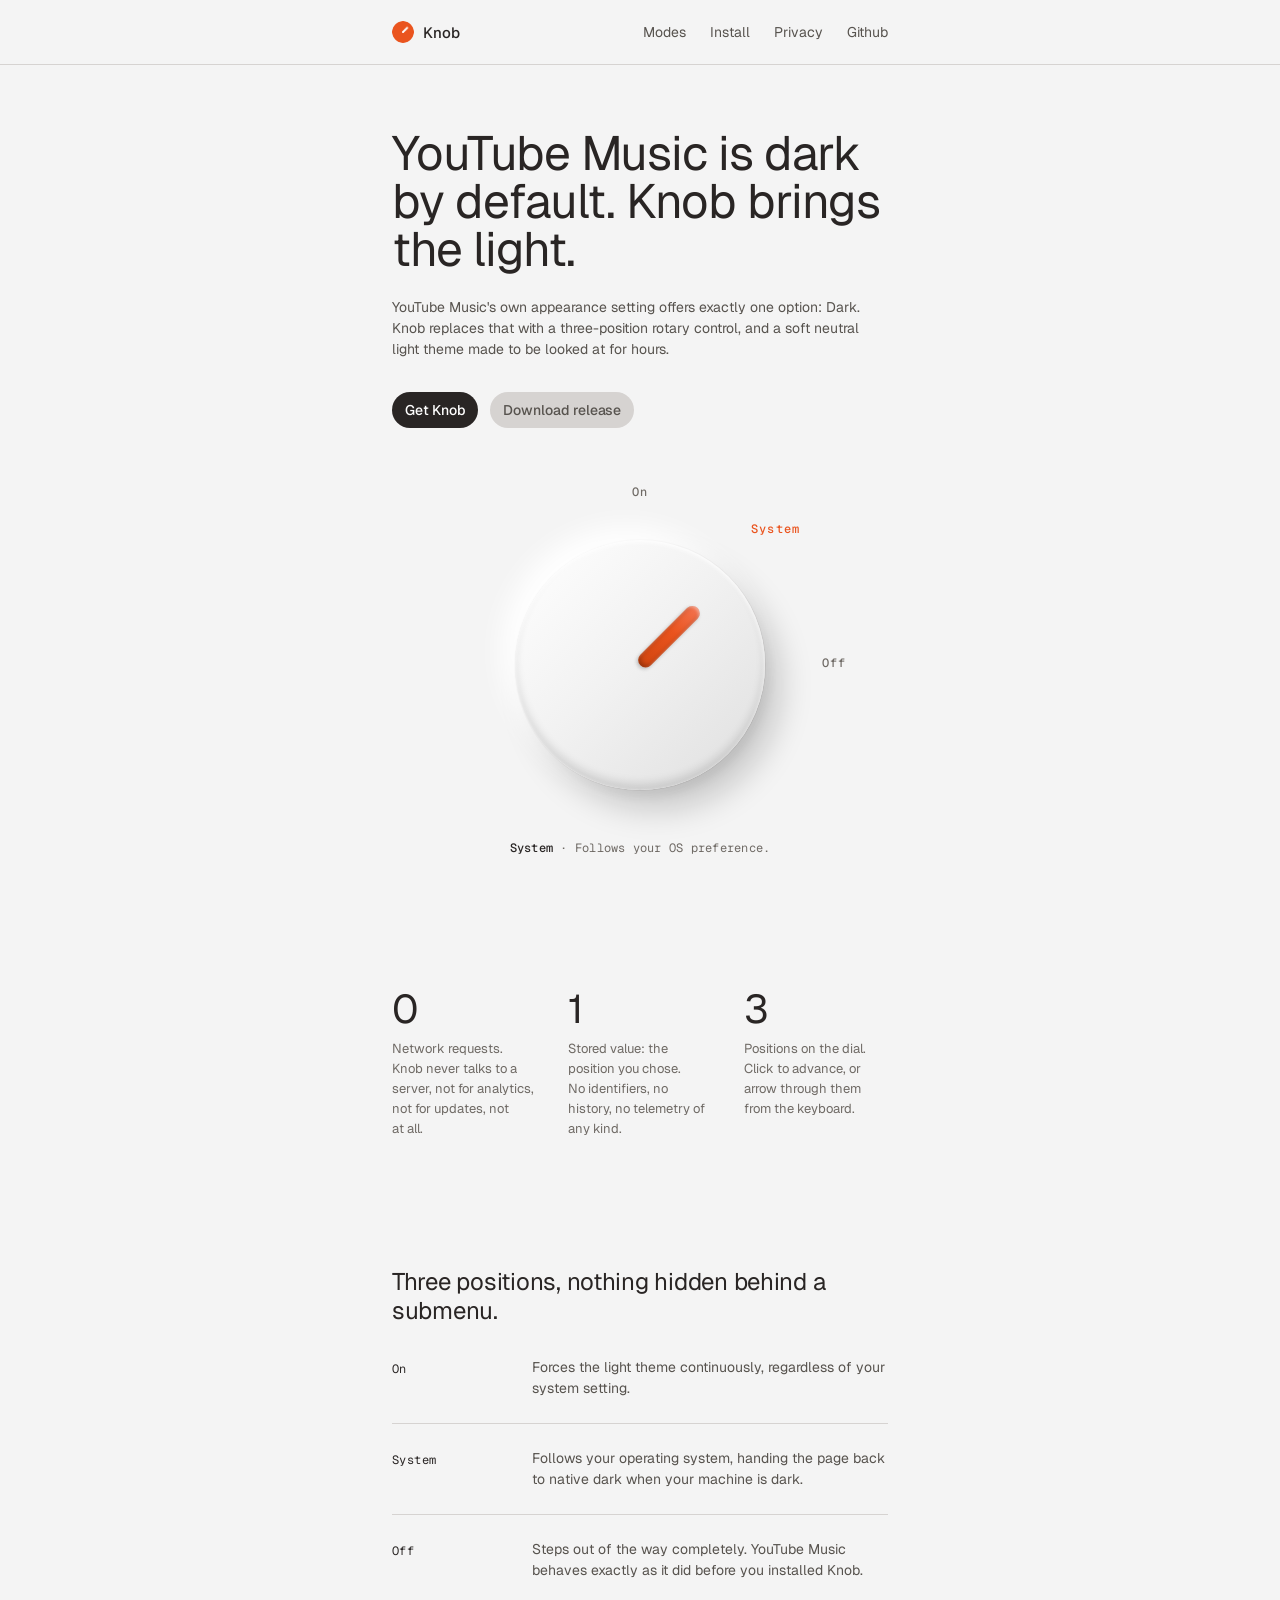
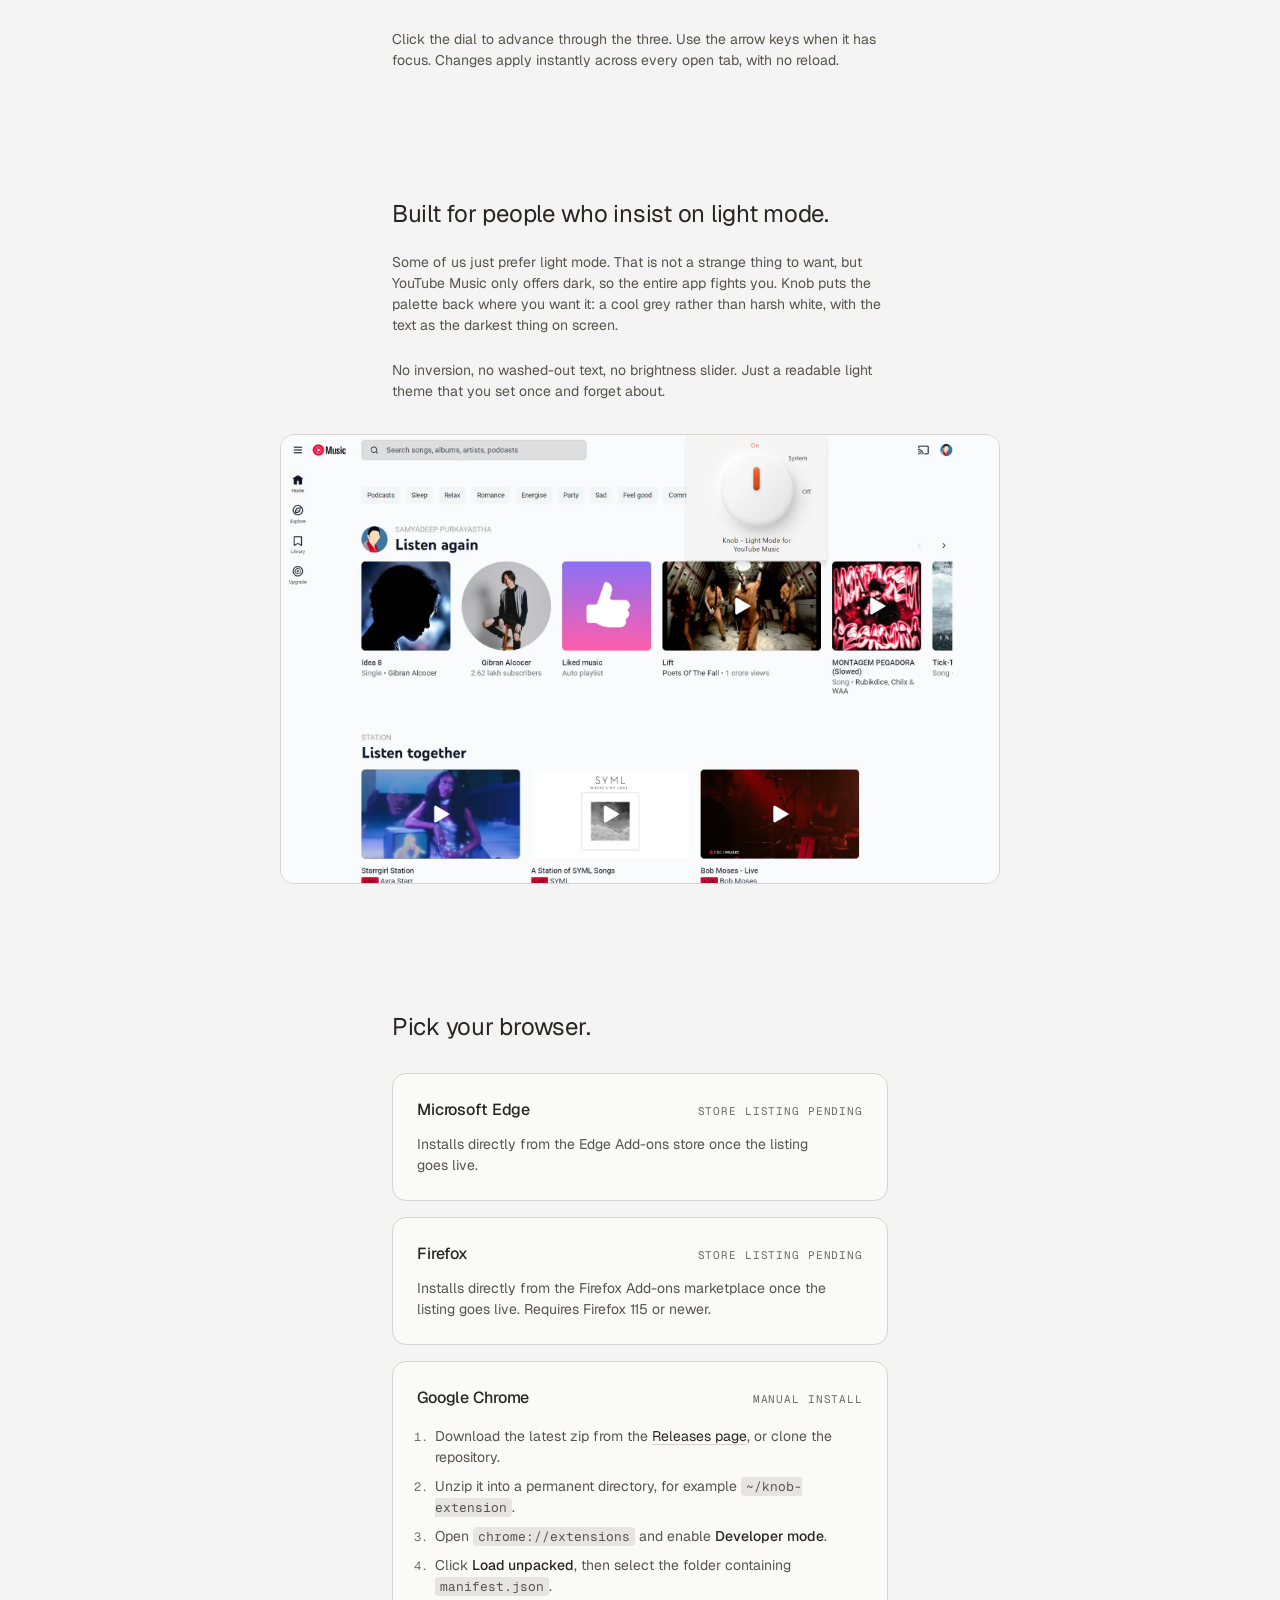
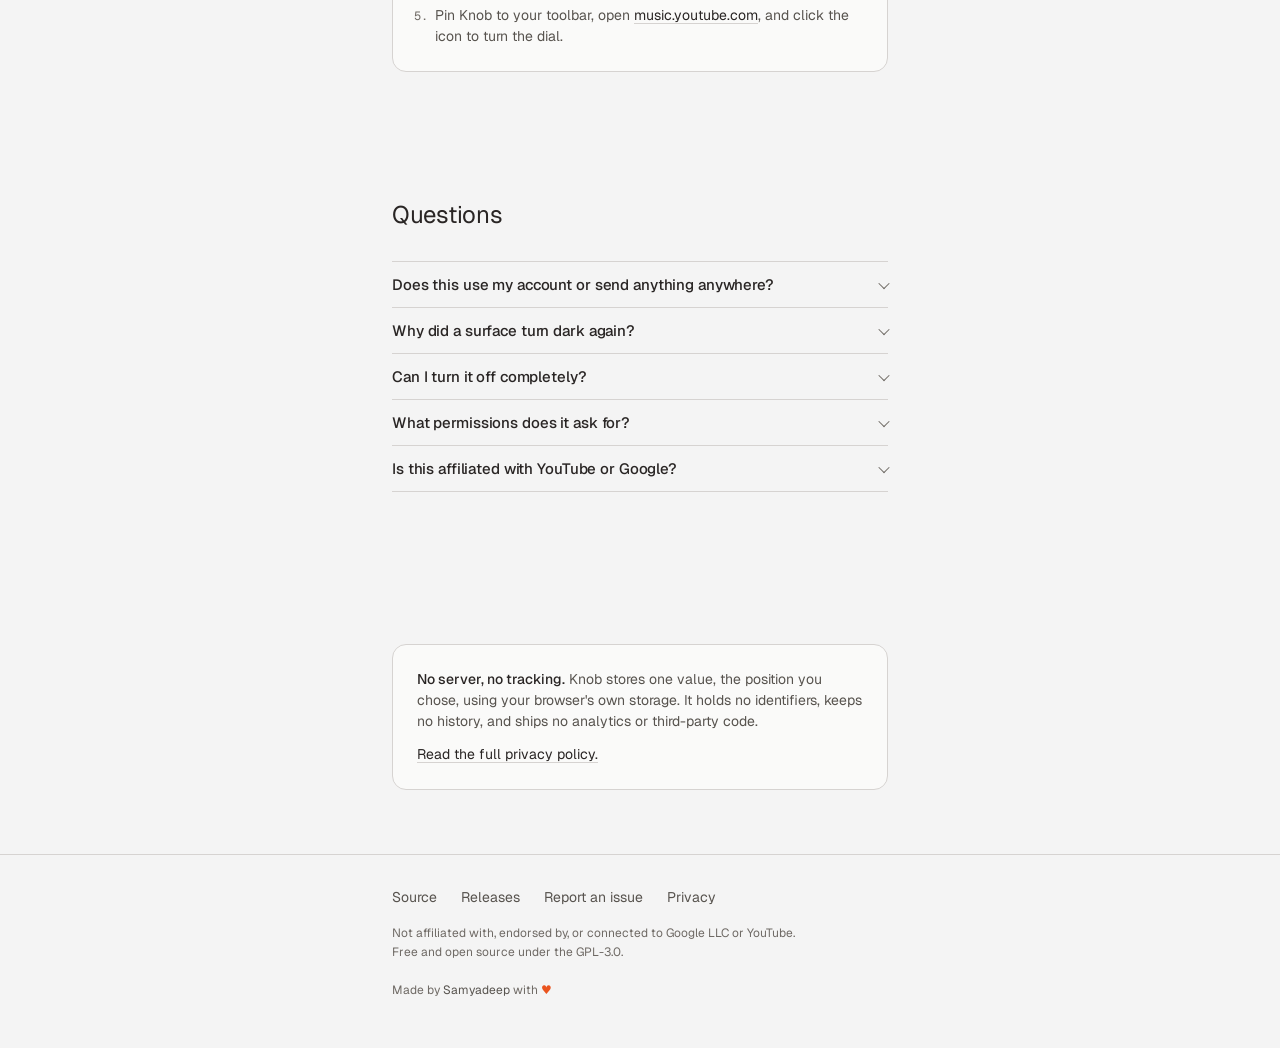
<file: site/index.html>
<!doctype html>
<html lang="en">

<head>
  <meta charset="utf-8">
  <meta name="viewport" content="width=device-width, initial-scale=1">
  <title>Knob - Light Mode for YouTube Music</title>
  <meta name="description"
    content="A tactile three-position knob for YouTube Music. Switch between On, System and Off. No account, no tracking, no network requests.">
  <meta name="color-scheme" content="light">
  <meta name="theme-color" content="#F4F4F4">
  <link rel="icon" href="icon48.png">
  <link rel="preconnect" href="https://fonts.googleapis.com">
  <link rel="preconnect" href="https://fonts.gstatic.com" crossorigin>
  <link rel="stylesheet"
    href="https://fonts.googleapis.com/css2?family=Geist+Mono:wght@400;500&family=Geist:wght@300..600&display=swap">
  <link rel="stylesheet" href="style.css">
</head>

<body>

  <header class="header">
    <div class="wrap header__inner">
      <a class="brand" href="index.html">
        <img src="icon48.png" alt="" width="22" height="22">
        <span>Knob</span>
      </a>
      <nav class="nav">
        <a href="#modes" data-optional>Modes</a>
        <a href="#install">Install</a>
        <a href="privacy.html">Privacy</a>
        <a href="https://github.com/isamyadeep/knob">Github</a>
      </nav>
    </div>
  </header>

  <main>

    <section class="hero">
      <div class="wrap">
        <!-- <p class="eyebrow">YouTube Music &middot; Light Mode</p> -->

        <h1>YouTube Music is dark by default. Knob brings the light.</h1>

        <p class="lede">YouTube Music's own appearance setting offers exactly one option: Dark. Knob replaces that with
          a three-position rotary control, and a soft neutral light theme made to be looked at for hours.</p>

        <div class="cta-row">
          <a class="btn btn--primary" href="#install">Get Knob</a>
          <a class="btn btn--secondary" href="https://github.com/isamyadeep/knob/releases" rel="noopener">Download
            release</a>
        </div>

        <!-- <ul class="badges">
          <li class="badge">Edge</li>
          <li class="badge">Chrome</li>
          <li class="badge">Firefox</li>
          <li class="badge">GPL 3.0</li>
          <li class="badge">Free &amp; open source</li>
        </ul> -->

        <div class="knob" id="heroKnob" data-mode="light">

          <button class="knob__dial" id="dial" type="button" role="slider" aria-label="Theme mode" aria-valuemin="1"
            aria-valuemax="3" aria-valuenow="2" aria-valuetext="On">
            <span class="knob__surface"></span>
            <span class="knob__rotor"><span class="knob__indicator"></span></span>
          </button>

          <div class="knob__labels" aria-hidden="true">
            <span class="knob__label" data-angle="0">On</span>
            <span class="knob__label" data-angle="45">System</span>
            <span class="knob__label" data-angle="90">Off</span>
          </div>
        </div>

        <p class="knob__caption" id="knobCaption" aria-live="polite">Turn it, or use the arrow keys.</p>

        <!-- <div class="compare">
          <figure>
            IMAGE SLOT: "Off" state screenshot, 4:3
            <div class="frame"><span class="frame__label">Off: native dark</span></div>
            <figcaption>Off</figcaption>
          </figure>
          <figure>
            IMAGE SLOT: "On" state screenshot, 4:3
            <div class="frame"><span class="frame__label">On: Knob light</span></div>
            <figcaption>On</figcaption>
          </figure>
        </div> -->
      </div>
    </section>

    <section class="section">
      <div class="wrap">
        <ul class="stats">
          <li class="stat">
            <p class="stat__value">0</p>
            <p class="stat__label">Network requests. Knob never talks to a server, not for analytics, not for
              updates, not at all.</p>
          </li>
          <li class="stat">
            <p class="stat__value">1</p>
            <p class="stat__label">Stored value: the position you chose. No identifiers, no history, no telemetry of
              any
              kind.</p>
          </li>
          <li class="stat">
            <p class="stat__value">3</p>
            <p class="stat__label">Positions on the dial. Click to advance, or arrow through them from the keyboard.
            </p>
          </li>
        </ul>
      </div>
    </section>

    <section class="section" id="modes">
      <div class="wrap">
        <h2>Three positions, nothing hidden behind a submenu.</h2>
        <div class="rows">
          <div class="row">
            <div class="row__key">On</div>
            <div class="row__val">Forces the light theme continuously, regardless of your system setting.</div>
          </div>
          <div class="row">
            <div class="row__key">System</div>
            <div class="row__val">Follows your operating system, handing the page back to native dark when your
              machine
              is dark.</div>
          </div>
          <div class="row">
            <div class="row__key">Off</div>
            <div class="row__val">Steps out of the way completely. YouTube Music behaves exactly as it did before
              you
              installed Knob.</div>
          </div>
        </div>
        <p class="lede">Click the dial to advance through the three. Use the arrow keys when it has focus. Changes
          apply
          instantly across every open tab, with no reload.</p>
      </div>
    </section>

    <section class="section">
      <div class="wrap">
        <h2>Built for people who insist on light mode.</h2>
        <p class="lede">Some of us just prefer light mode. That is not a strange thing to want, but YouTube Music
          only
          offers dark, so the entire app fights you. Knob puts the palette back where you want it: a cool grey
          rather
          than harsh white, with the text as the darkest thing on screen.</p>

        <p class="lede">No inversion, no washed-out text, no brightness slider. Just a readable light theme that you
          set
          once and forget about.</p>

        <!-- IMAGE SLOT: light theme screenshot, 16:9 -->

        <div class="frame frame--wide">
          <img src="knob-light-mode-on.webp" alt="Screenshot: light theme on the library page"
            style="width: 100%; height: 100%; object-fit: cover; display: block;">
        </div>
    </section>
    </div>
    </section>

    <section class="section" id="install">
      <div class="wrap">
        <h2>Pick your browser.</h2>

        <div class="cards">
          <div class="card">
            <div class="card__head">
              <h3>Microsoft Edge</h3>
              <span class="card__status">Store listing pending</span>
            </div>
            <p>Installs directly from the Edge Add-ons store once the listing goes live.</p>
          </div>

          <div class="card">
            <div class="card__head">
              <h3>Firefox</h3>
              <span class="card__status">Store listing pending</span>
            </div>
            <p>Installs directly from the Firefox Add-ons marketplace once the listing goes live. Requires Firefox
              115
              or newer.</p>
          </div>

          <div class="card">
            <div class="card__head">
              <h3>Google Chrome</h3>
              <span class="card__status">Manual install</span>
            </div>
            <ol class="steps">
              <li>Download the latest zip from the <a href="https://github.com/isamyadeep/knob/releases"
                  rel="noopener">Releases page</a>, or clone the repository.</li>
              <li>Unzip it into a permanent directory, for example <code>~/knob-extension</code>.</li>
              <li>Open <code>chrome://extensions</code> and enable <strong>Developer mode</strong>.</li>
              <li>Click <strong>Load unpacked</strong>, then select the folder containing
                <code>manifest.json</code>.
              </li>
              <li>Pin Knob to your toolbar, open <a href="https://music.youtube.com"
                  rel="noopener">music.youtube.com</a>, and click the icon to turn the dial.</li>
            </ol>
          </div>
        </div>
      </div>
    </section>

    <section class="section">
      <div class="wrap">
        <h2>Questions</h2>

        <div class="faq">
          <details>
            <summary>Does this use my account or send anything anywhere?</summary>
            <div class="faq__body">
              <p>No. Knob makes zero network requests. Your mode is saved through your browser's own storage API,
                inside
                your browser profile. If your browser account syncs settings, that single value may travel with it,
                exactly like any other preference.</p>
            </div>
          </details>

          <details>
            <summary>Why did a surface turn dark again?</summary>
            <div class="faq__body">
              <p>YouTube Music changes its internal markup often. When it does, a menu, the queue panel, or a
                settings
                dialog can slip back to dark while the rest of the page stays light. If you spot one, please <a
                  href="https://github.com/isamyadeep/knob/issues/new" rel="noopener">open an issue</a> describing
                where
                it happens. That is the fastest route to a fix.</p>
            </div>
          </details>

          <details>
            <summary>Can I turn it off completely?</summary>
            <div class="faq__body">
              <p>Yes. Set the dial to Off, or remove the extension. YouTube Music returns to its own default
                behaviour
                immediately.</p>
            </div>
          </details>

          <details>
            <summary>What permissions does it ask for?</summary>
            <div class="faq__body">
              <p>Two. <code>storage</code>, so Knob remembers which position you left the dial in, and access to
                <code>music.youtube.com</code>, so there is a page to apply the theme to. That is the whole list.
              </p>
            </div>
          </details>

          <details>
            <summary>Is this affiliated with YouTube or Google?</summary>
            <div class="faq__body">
              <p>No. Knob is an independent open-source project, not affiliated with, endorsed by, or connected to
                Google LLC or YouTube. </p>
            </div>
          </details>
        </div>
      </div>
    </section>

    <section class="section">
      <div class="wrap">
        <div class="note">
          <p><strong>No server, no tracking.</strong> Knob stores one value, the position you chose, using your
            browser's own storage. It holds no identifiers, keeps no history, and ships no analytics or third-party
            code.</p>
          <p><a href="privacy.html">Read the full privacy policy.</a></p>
        </div>
      </div>
    </section>

  </main>
  <footer class="footer">
    <div class="wrap footer__inner">
      <div class="footer__links">
        <a href="https://github.com/isamyadeep/knob" rel="noopener">Source</a>
        <a href="https://github.com/isamyadeep/knob/releases" rel="noopener">Releases</a>
        <a href="https://github.com/isamyadeep/knob/issues/new" rel="noopener">Report an issue</a>
        <a href="privacy.html">Privacy</a>
      </div>
      <p class="footer__note">Not affiliated with, endorsed by, or connected to Google LLC or YouTube.
        </br>Free and open source under the GPL-3.0.
        </br>
        </br> Made by <a href="https://samyadeep.com">Samyadeep</a> with <span
          style="color: #ea541e;">&hearts;</span></br>
      </p>
    </div>
  </footer>

  <script>
    (function () {
      var knob = document.getElementById('heroKnob');
      var dial = document.getElementById('dial');
      var caption = document.getElementById('knobCaption');
      if (!knob || !dial || !caption) return;

      var MODES = [
        { id: 'light', angle: '0deg', label: 'On', note: 'Light theme, always.' },
        { id: 'system', angle: '45deg', label: 'System', note: 'Follows your OS preference.' },
        { id: 'off', angle: '90deg', label: 'Off', note: 'YouTube Music, untouched.' }
      ];

      var i = 1;

      function render() {
        var m = MODES[i];
        knob.dataset.mode = m.id;
        knob.style.setProperty('--angle', m.angle);
        dial.setAttribute('aria-valuenow', String(i + 1));
        dial.setAttribute('aria-valuetext', m.label);
        caption.innerHTML = '<b>' + m.label + '</b> &middot; ' + m.note;
      }

      dial.addEventListener('click', function () {
        i = (i + 1) % MODES.length;
        render();
      });

      dial.addEventListener('keydown', function (e) {
        if (e.key === 'ArrowRight' || e.key === 'ArrowUp') {
          i = (i + 1) % MODES.length;
        } else if (e.key === 'ArrowLeft' || e.key === 'ArrowDown') {
          i = (i + MODES.length - 1) % MODES.length;
        } else if (e.key === 'Home') {
          i = 0;
        } else if (e.key === 'End') {
          i = MODES.length - 1;
        } else {
          return;
        }
        e.preventDefault();
        render();
      });

      render();
    })();
  </script>

</body>

</html>
</file>
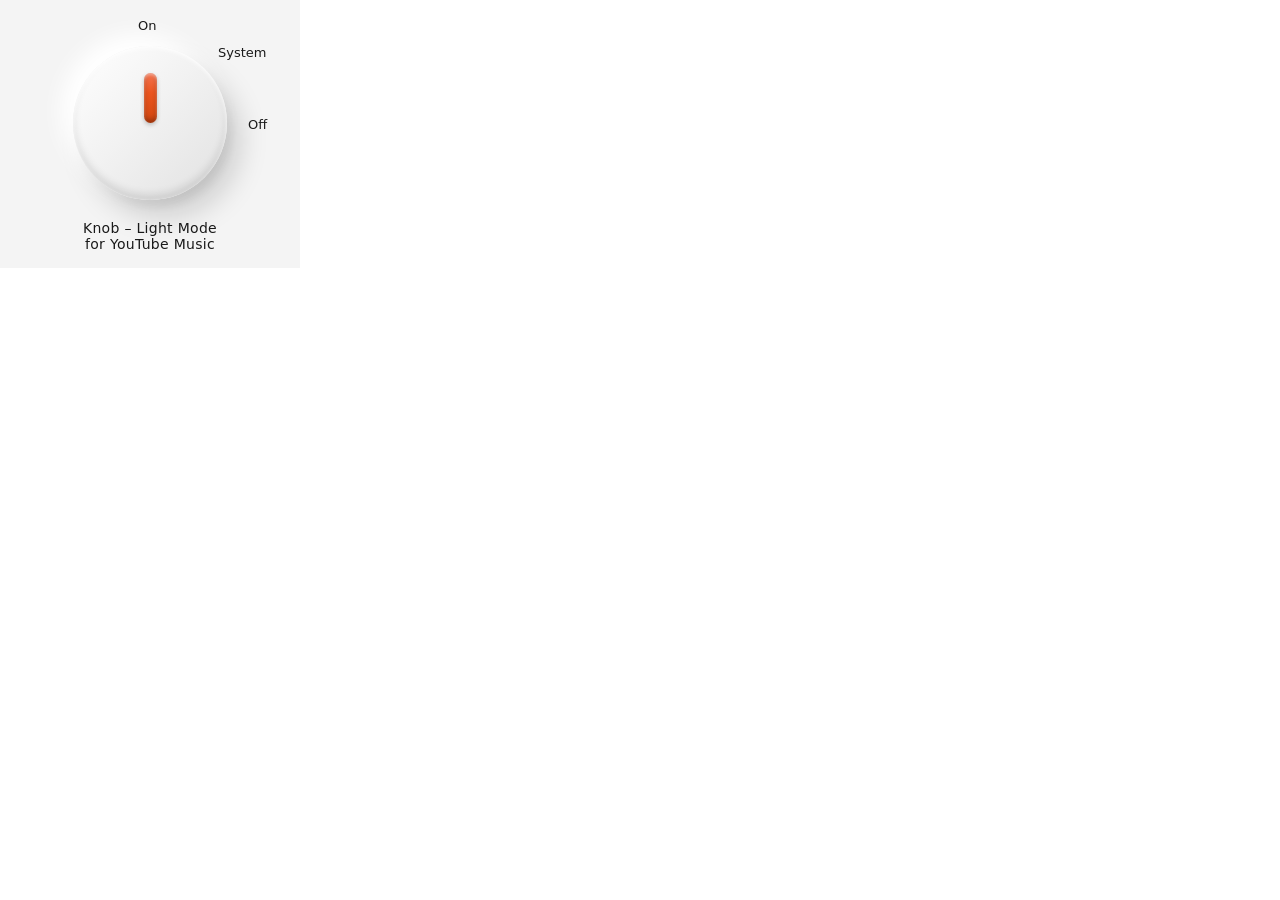
<file: popup/popup.html>
<!DOCTYPE html>
<html lang="en">

<head>
  <meta charset="utf-8" />
  <title>Knob – Light Mode for YouTube Music</title>
  <link rel="stylesheet" href="popup.css" />
</head>

<body>
  <main class="popup">
    <div class="knob">
      <div class="knob__dial" id="knob-dial">
        <div class="knob__surface">
          <div class="dot-rotator" aria-hidden="true">
            <div class="dot"></div>
          </div>
        </div>
      </div>

      <label class="knob__label knob__label--on" for="mode-light">On</label>
      <label class="knob__label knob__label--system" for="mode-system">System</label>
      <label class="knob__label knob__label--off" for="mode-off">Off</label>

      <fieldset class="knob__options">
        <legend class="visually-hidden">Appearance mode</legend>

        <input type="radio" name="mode" id="mode-light" value="light" />
        <input type="radio" name="mode" id="mode-system" value="system" />
        <input type="radio" name="mode" id="mode-off" value="off" />
      </fieldset>

      <p class="knob__caption" aria-hidden="true">Knob – Light Mode for YouTube Music</p>
    </div>

    <p class="status" id="status" role="status" aria-live="polite"></p>
  </main>

  <script src="popup.js"></script>
</body>

</html>
</file>
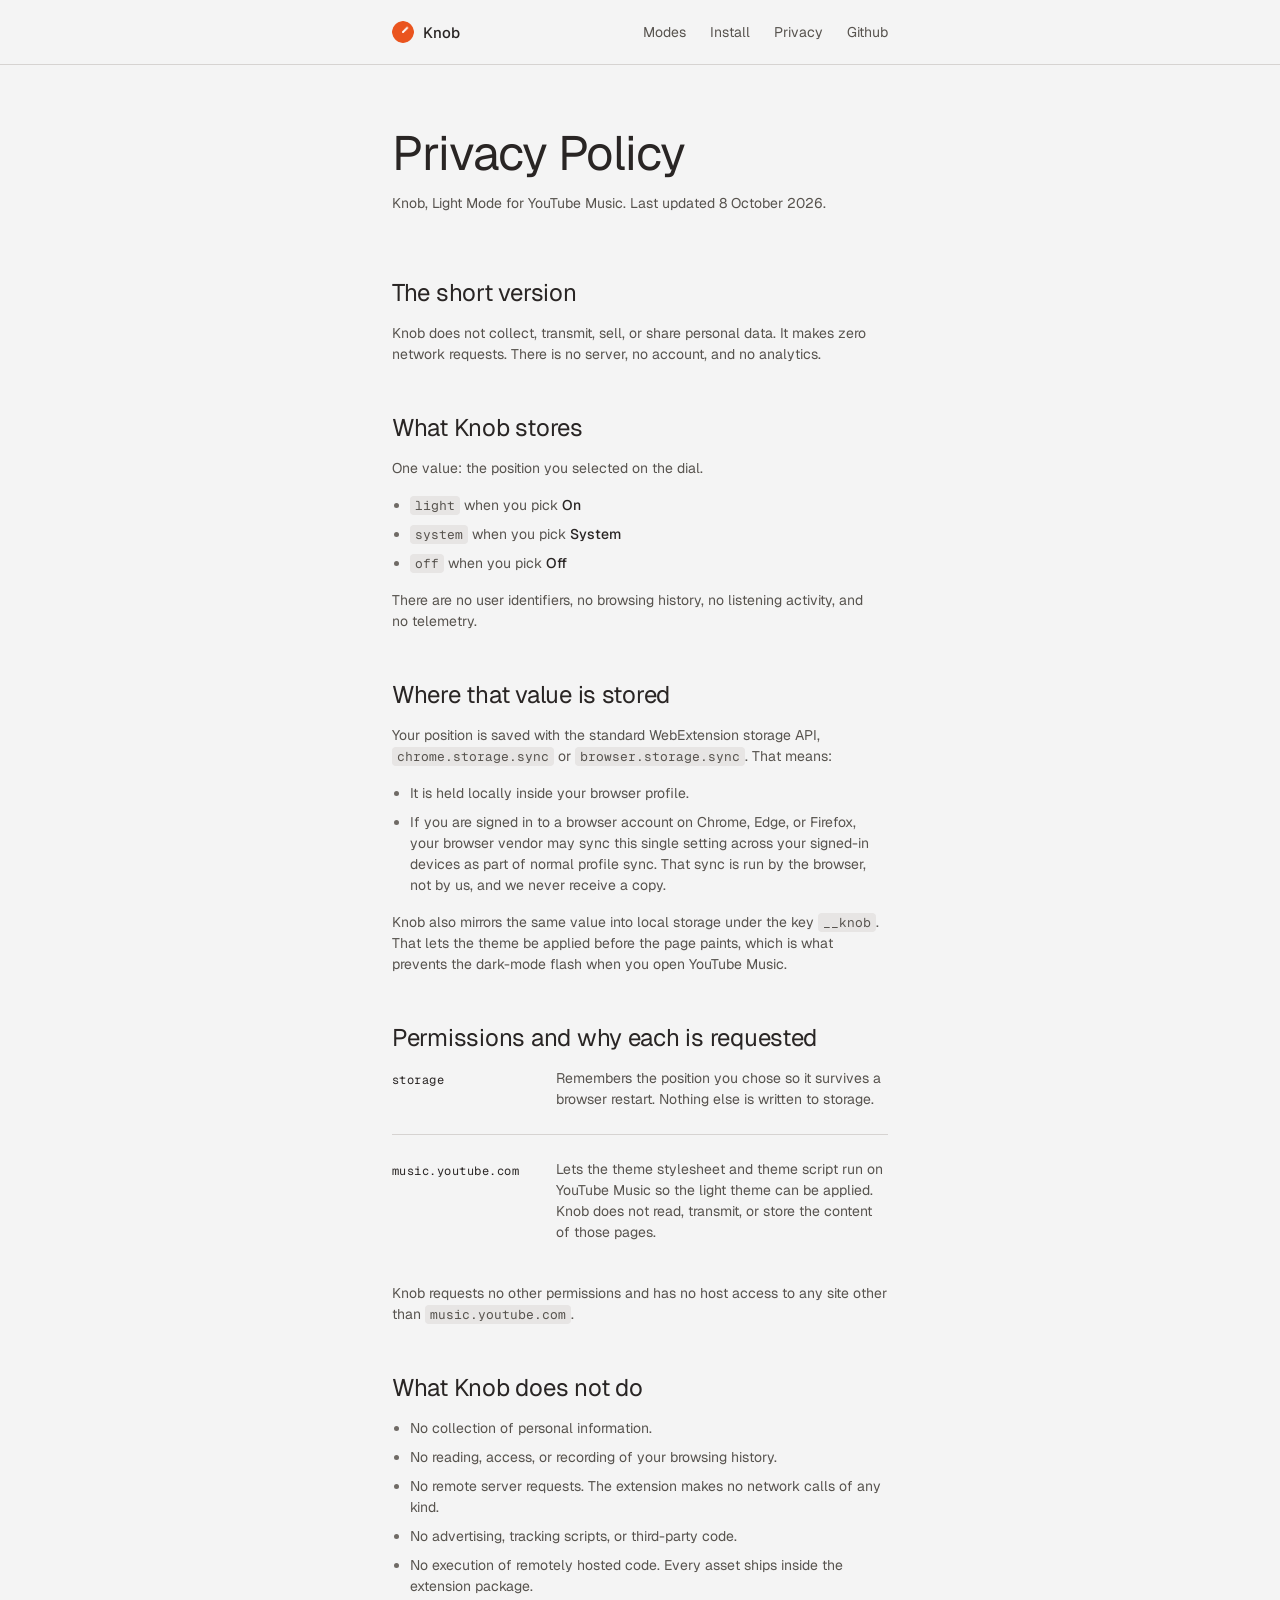
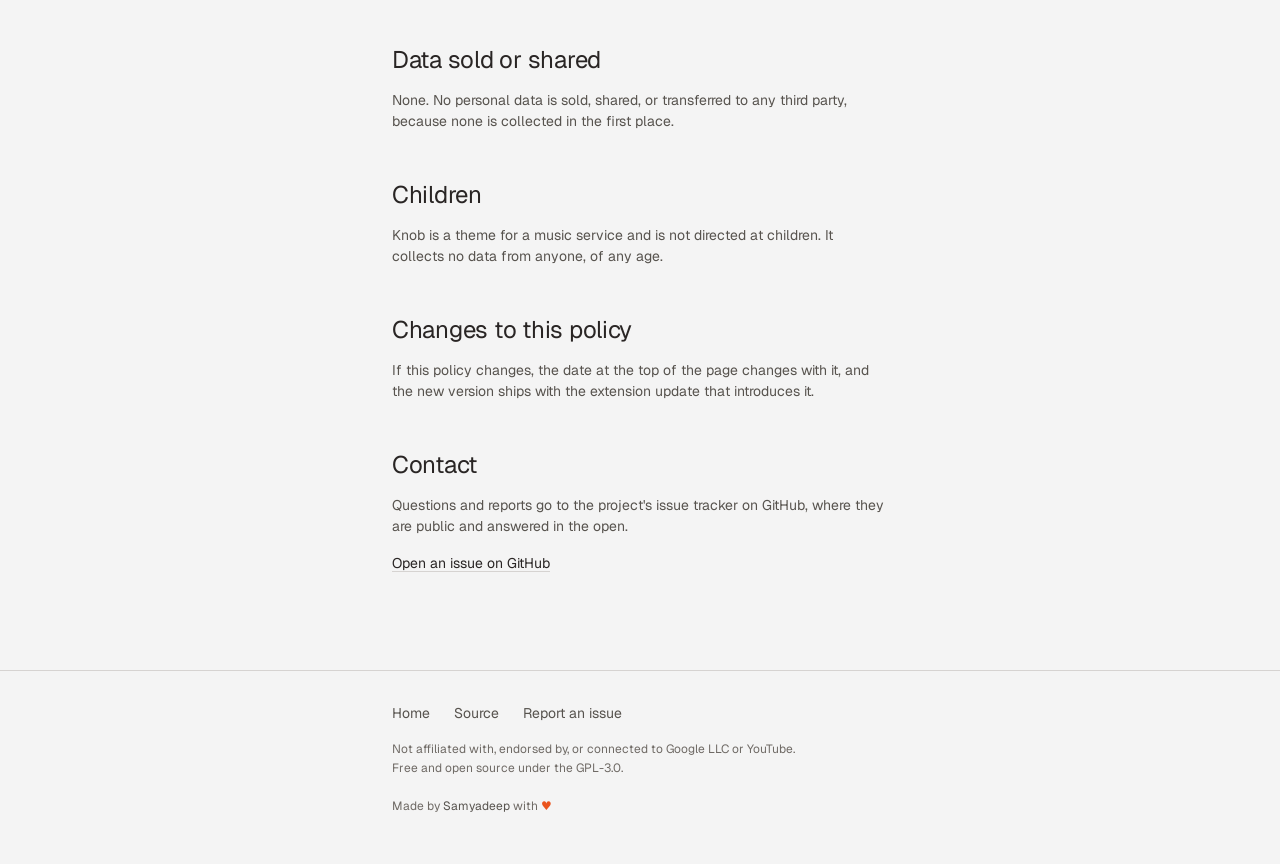
<file: site/privacy.html>
<!doctype html>
<html lang="en">

<head>
  <meta charset="utf-8">
  <meta name="viewport" content="width=device-width, initial-scale=1">
  <title>Privacy Policy - Knob</title>
  <meta name="description" content="Knob stores one setting, makes no network requests, and collects no personal data.">
  <meta name="color-scheme" content="light">
  <meta name="theme-color" content="#F4F4F4">
  <meta name="robots" content="index, follow">
  <link rel="icon" href="icon48.png">
  <link rel="preconnect" href="https://fonts.googleapis.com">
  <link rel="preconnect" href="https://fonts.gstatic.com" crossorigin>
  <link rel="stylesheet"
    href="https://fonts.googleapis.com/css2?family=Geist+Mono:wght@400;500&family=Geist:wght@300..600&display=swap">
  <link rel="stylesheet" href="style.css">
</head>

<body>

  <header class="header">
    <div class="wrap header__inner">
      <a class="brand" href="index.html">
        <img src="icon48.png" alt="" width="22" height="22">
        <span>Knob</span>
      </a>
      <nav class="nav">
        <a href="index.html#modes" data-optional>Modes</a>
        <a href="index.html#install">Install</a>
        <a href="privacy.html">Privacy</a>
        <a href="https://github.com/isamyadeep/knob">Github</a>
      </nav>
    </div>
  </header>

  <main class="wrap prose">

    <h1>Privacy Policy</h1>
    <p class="lede">Knob, Light Mode for YouTube Music. Last updated 8 October 2026.</p>

    <h2>The short version</h2>
    <p>Knob does not collect, transmit, sell, or share personal data. It makes zero network requests. There is no
      server, no account, and no analytics.</p>

    <h2>What Knob stores</h2>
    <p>One value: the position you selected on the dial.</p>
    <ul>
      <li><code>light</code> when you pick <strong>On</strong></li>
      <li><code>system</code> when you pick <strong>System</strong></li>
      <li><code>off</code> when you pick <strong>Off</strong></li>
    </ul>
    <p>There are no user identifiers, no browsing history, no listening activity, and no telemetry.</p>

    <h2>Where that value is stored</h2>
    <p>Your position is saved with the standard WebExtension storage API, <code>chrome.storage.sync</code> or
      <code>browser.storage.sync</code>. That means:
    </p>
    <ul>
      <li>It is held locally inside your browser profile.</li>
      <li>If you are signed in to a browser account on Chrome, Edge, or Firefox, your browser vendor may sync this
        single setting across your signed-in devices as part of normal profile sync. That sync is run by the browser,
        not by us, and we never receive a copy.</li>
    </ul>
    <p>Knob also mirrors the same value into local storage under the key <code>__knob</code>. That lets the theme be
      applied before the page paints, which is what prevents the dark-mode flash when you open YouTube Music.</p>

    <h2>Permissions and why each is requested</h2>
    <div class="rows">
      <div class="row">
        <div class="row__key">storage</div>
        <div class="row__val">Remembers the position you chose so it survives a browser restart. Nothing else is written
          to storage.</div>
      </div>
      <div class="row">
        <div class="row__key">music.youtube.com</div>
        <div class="row__val">Lets the theme stylesheet and theme script run on YouTube Music so the light theme can be
          applied. Knob does not read, transmit, or store the content of those pages.</div>
      </div>
    </div>
    <p>Knob requests no other permissions and has no host access to any site other than <code>music.youtube.com</code>.
    </p>

    <h2>What Knob does not do</h2>
    <ul>
      <li>No collection of personal information.</li>
      <li>No reading, access, or recording of your browsing history.</li>
      <li>No remote server requests. The extension makes no network calls of any kind.</li>
      <li>No advertising, tracking scripts, or third-party code.</li>
      <li>No execution of remotely hosted code. Every asset ships inside the extension package.</li>
    </ul>

    <h2>Data sold or shared</h2>
    <p>None. No personal data is sold, shared, or transferred to any third party, because none is collected in the first
      place.</p>

    <h2>Children</h2>
    <p>Knob is a theme for a music service and is not directed at children. It collects no data from anyone, of any age.
    </p>

    <h2>Changes to this policy</h2>
    <p>If this policy changes, the date at the top of the page changes with it, and the new version ships with the
      extension update that introduces it.</p>

    <h2>Contact</h2>
    <p>Questions and reports go to the project's issue tracker on GitHub, where they are public and answered in the
      open.</p>
    <p><a href="https://github.com/isamyadeep/knob/issues/new" rel="noopener">Open an issue on GitHub</a></p>

  </main>

  <footer class="footer">
    <div class="wrap footer__inner">
      <div class="footer__links">
        <a href="index.html">Home</a>
        <a href="https://github.com/isamyadeep/knob" rel="noopener">Source</a>
        <a href="https://github.com/isamyadeep/knob/issues/new" rel="noopener">Report an issue</a>
      </div>
      <p class="footer__note">Not affiliated with, endorsed by, or connected to Google LLC or YouTube.
        </br>Free and open source under the GPL-3.0.
        </br>
        </br> Made by <a href="https://samyadeep.com">Samyadeep</a> with <span
          style="color: #ea541e;">&hearts;</span></br>
      </p>
    </div>
  </footer>

</body>

</html>
</file>
<file: site/style.css>
/* ==========================================================================
   Knob - landing & privacy pages

   Type tokens are fixed by brand spec:
     h1    48px / 48px / 400 / #292524
     h2    24px / 29px / 400 / #292524
     body  14px / 21px / 400 / #57534E

   Shape rule: interactive things (buttons, chips, knob dial) are fully round.
   Static containers (cards, media frames) are 14px. Nothing else.

   No divider rules between sections. Rhythm comes from space alone.
   ========================================================================== */

:root {
  /* Color */
  --bg: #f4f4f4;
  --ink: #292524;
  --body: #57534e;
  --muted: #6f6a65;
  --accent: #ea541e;
  --hover: #44403c;
  --line: #d6d3d1;
  --surface: #fafaf9;
  --surface-2: #e7e5e4;

  /* Type */
  --font-sans: "Geist", system-ui, -apple-system, "Segoe UI", Roboto, sans-serif;
  --font-mono: "Geist Mono", ui-monospace, SFMono-Regular, Menlo, Consolas, monospace;

  --fs-h1: 48px;
  --lh-h1: 48px;
  --fs-h2: 24px;
  --lh-h2: 29px;
  --fs-body: 14px;
  --lh-body: 21px;

  /* Shape */
  --r-card: 14px;
  --r-pill: 999px;

  /* Space */
  --s1: 4px;
  --s2: 8px;
  --s3: 12px;
  --s4: 16px;
  --s5: 24px;
  --s6: 32px;
  --s7: 48px;
  --s8: 64px;
  --s9: 96px;
  --s10: 112px;

  /* Layout */
  --col: 560px;
  --gutter: 24px;

  /* Motion */
  --fast: 180ms cubic-bezier(0.22, 0.61, 0.36, 1);
  --slow: 320ms cubic-bezier(0.22, 0.61, 0.36, 1);
}

@media (min-width: 900px) {
  :root {
    --gutter: 32px;
  }
}

*,
*::before,
*::after {
  box-sizing: border-box;
}

html {
  -webkit-text-size-adjust: 100%;
  scroll-behavior: smooth;
}

body {
  margin: 0;
  background: var(--bg);
  color: var(--body);
  font-family: var(--font-sans);
  font-size: var(--fs-body);
  line-height: var(--lh-body);
  font-weight: 400;
  -webkit-font-smoothing: antialiased;
}

h1,
h2,
h3,
h4 {
  color: var(--ink);
  font-weight: 400;
  margin: 0;
}

h1 {
  font-size: var(--fs-h1);
  line-height: var(--lh-h1);
  letter-spacing: -0.022em;
}

h2 {
  font-size: var(--fs-h2);
  line-height: var(--lh-h2);
  letter-spacing: -0.011em;
}

h3 {
  font-size: 16px;
  line-height: 24px;
  letter-spacing: -0.008em;
  font-weight: 500;
}

h4 {
  font-size: var(--fs-body);
  line-height: var(--lh-body);
  font-weight: 500;
}

p {
  margin: 0;
  text-wrap: pretty;
}

a {
  color: var(--ink);
  text-decoration-color: var(--line);
  text-underline-offset: 3px;
}

a:hover {
  text-decoration-color: var(--ink);
}

:focus-visible {
  outline: 2px solid var(--accent);
  outline-offset: 3px;
  border-radius: 4px;
}

code {
  font-family: var(--font-mono);
  font-size: 0.92em;
  background: var(--surface-2);
  border-radius: 4px;
  padding: 1px 5px;
}

strong {
  font-weight: 500;
  color: var(--ink);
}

/* ==========================================================================
   Layout
   ========================================================================== */

.wrap {
  max-width: var(--col);
  margin-inline: auto;
  padding-inline: var(--gutter);
}

.section {
  padding-block: var(--s8);
}

/* ==========================================================================
   Header
   ========================================================================== */

.header {
  border-bottom: 1px solid var(--line);
  background: var(--bg);
}

.header__inner {
  display: flex;
  align-items: center;
  justify-content: space-between;
  gap: var(--s4);
  height: 64px;
}

.brand {
  display: inline-flex;
  align-items: center;
  gap: 9px;
  color: var(--ink);
  font-size: 15px;
  font-weight: 500;
  letter-spacing: -0.01em;
  text-decoration: none;
  white-space: nowrap;
}

.brand img {
  width: 22px;
  height: 22px;
  border-radius: 50%;
  display: block;
}

.nav {
  display: flex;
  align-items: center;
  gap: var(--s5);
}

.nav a {
  color: var(--body);
  font-size: var(--fs-body);
  text-decoration: none;
  white-space: nowrap;
  transition: color var(--fast);
}

.nav a:hover {
  color: var(--ink);
}

@media (max-width: 560px) {
  .nav {
    gap: var(--s4);
  }

  .nav a[data-optional] {
    display: none;
  }
}

/* ==========================================================================
   Hero
   ========================================================================== */

.hero {
  padding-block: var(--s8) var(--s8);
}

.eyebrow {
  font-family: var(--font-mono);
  font-size: 11px;
  line-height: 16px;
  letter-spacing: 0.14em;
  text-transform: uppercase;
  color: var(--muted);
  margin-bottom: var(--s5);
}

.hero h1 {
  max-width: 16ch;
}

.lede {
  margin-top: var(--s5);
}

.cta-row {
  display: flex;
  flex-wrap: wrap;
  gap: var(--s3);
  justify-content: flex-start;
  margin-top: var(--s6);
}

.badges {
  display: flex;
  flex-wrap: wrap;
  gap: var(--s2);
  justify-content: flex-start;
  list-style: none;
  margin: var(--s6) 0 0;
  padding: 0;
}

.badge {
  font-family: var(--font-mono);
  font-size: 11px;
  letter-spacing: 0.04em;
  color: var(--muted);
  background: var(--surface-2);
  border-radius: var(--r-pill);
  padding: 4px 12px;
}

/* ==========================================================================
   Buttons - fully round
   ========================================================================== */

.btn {
  display: inline-flex;
  align-items: center;
  justify-content: center;
  gap: var(--s2);
  min-height: 36px;
  padding: 0 var(--s3);
  border-radius: var(--r-pill);
  border: 1px solid transparent;
  font-family: var(--font-sans);
  font-size: var(--fs-body);
  font-weight: 500;
  letter-spacing: -0.005em;
  text-decoration: none;
  cursor: pointer;
  transition: transform var(--fast), background-color var(--fast), color var(--fast),
    border-color var(--fast);
}

.btn--primary {
  background: var(--ink);
  color: #ffffff;
}

.btn--primary:hover {
  background: var(--hover);
}

.btn--secondary {
  background: #d6d3d1;
  color: #57534e;
}

.btn--secondary:hover {
  background: var(--hover);
  color: #ffffff;
}

.btn:active {
  transform: translateY(1px);
}

.btn--sm {
  min-height: 36px;
  padding: 0 var(--s3);
}

/* ==========================================================================
   The knob - a real, working control, not a picture of one
   ========================================================================== */

.knob {
  --size: 250px;
  --angle: 45deg;
  position: relative;
  width: var(--size);
  height: var(--size);
  margin: var(--s10) auto 0;
  user-select: none;
  -webkit-tap-highlight-color: transparent;
}

.knob__dial {
  position: absolute;
  inset: 0;
  border: 0;
  padding: 0;
  border-radius: 50%;
  background: #f4f4f4;
  cursor: pointer;
  box-shadow: -14px -14px 26px rgba(255, 255, 255, 0.95),
    16px 20px 32px rgba(0, 0, 0, 0.18), 0 0 0 1px rgba(41, 37, 36, 0.07),
    4px 6px 10px rgba(0, 0, 0, 0.07);
  transition: box-shadow var(--slow);
}

.knob__dial:hover {
  box-shadow: -16px -16px 30px rgba(255, 255, 255, 0.95),
    18px 24px 36px rgba(0, 0, 0, 0.2), 0 0 0 1px rgba(41, 37, 36, 0.07),
    4px 6px 10px rgba(0, 0, 0, 0.07);
}

.knob__surface {
  position: absolute;
  inset: 0;
  border-radius: 50%;
  background: linear-gradient(135deg, #ffffff 0%, #f2f2f2 45%, #dfdfdf 100%);
  box-shadow: inset 0 2px 4px rgba(255, 255, 255, 1),
    inset 0 -6px 10px rgba(0, 0, 0, 0.13);
}

/* Knurled rim */
.knob__surface::after {
  content: "";
  position: absolute;
  inset: 7px;
  border-radius: 50%;
  background-image: repeating-conic-gradient(from 0deg,
      rgba(41, 37, 36, 0.055) 0deg 1.6deg,
      rgba(255, 255, 255, 0) 1.6deg 4.5deg);
  mask-image: radial-gradient(circle, transparent 0 82%, #000 82.5% 100%);
  -webkit-mask-image: radial-gradient(circle, transparent 0 82%, #000 82.5% 100%);
}

/* Tick marks at the three positions */
.knob__arc {
  position: absolute;
  inset: -26px;
  border-radius: 50%;
  pointer-events: none;
}

.knob__arc span {
  position: absolute;
  top: 0;
  left: 50%;
  width: 1px;
  height: 7px;
  margin-left: -0.5px;
  background: var(--line);
  transform-origin: 50% calc(var(--size) / 2 + 26px);
}

.knob__arc span:nth-child(1) {
  transform: rotate(0deg);
}

.knob__arc span:nth-child(2) {
  transform: rotate(45deg);
  height: 11px;
  width: 1.5px;
  background: var(--ink);
}

.knob__arc span:nth-child(3) {
  transform: rotate(90deg);
}

.knob__rotor {
  position: absolute;
  inset: 0;
  border-radius: 50%;
  transform: rotate(var(--angle));
  transition: transform var(--slow);
  pointer-events: none;
}

.knob__indicator {
  position: absolute;
  bottom: 50%;
  left: 50%;
  width: 15px;
  height: 32.5%;
  margin-left: -7.5px;
  border-radius: var(--r-pill);
  background: linear-gradient(0deg, #d0450f 0%, #ea541e 58%, #f27350 100%);
  box-shadow: inset 0 2px 3px rgba(255, 255, 255, 0.4),
    inset 0 -3px 5px rgba(0, 0, 0, 0.28), 0 2px 4px rgba(0, 0, 0, 0.22);
}

.knob__labels {
  position: absolute;
  inset: 0;
  pointer-events: none;
}

.knob__label {
  position: absolute;
  top: 50%;
  left: 50%;
  font-family: var(--font-mono);
  font-size: 12px;
  font-weight: 500;
  letter-spacing: 0.1em;
  color: var(--muted);
  white-space: nowrap;
  transition: color var(--fast);
}

.knob__label[data-angle="0"] {
  transform: rotate(0deg) translateY(calc(var(--size) / -2 - 48px)) translate(-50%, -50%);
}

.knob__label[data-angle="45"] {
  transform: rotate(45deg) translateY(calc(var(--size) / -2 - 46px)) translate(-50%, -50%) rotate(-45deg);
}

.knob__label[data-angle="90"] {
  transform: rotate(90deg) translateY(calc(var(--size) / -2 - 46px)) translate(-50%, -50%) rotate(-90deg);
}

.knob[data-mode="light"] .knob__label[data-angle="0"],
.knob[data-mode="system"] .knob__label[data-angle="45"],
.knob[data-mode="off"] .knob__label[data-angle="90"] {
  color: var(--accent);
}

.knob__caption {
  margin-top: var(--s7);
  text-align: center;
  font-family: var(--font-mono);
  font-size: 12px;
  letter-spacing: 0.02em;
  color: var(--muted);
  min-height: 1.5em;
}

.knob__caption b {
  color: var(--ink);
  font-weight: 500;
}

@media (max-width: 700px) {
  .knob {
    --size: 208px;
  }
}

/* ==========================================================================
   Media frames - grey slots awaiting real artwork
   ========================================================================== */

.frame {
  position: relative;
  margin-top: var(--s6);
  aspect-ratio: 16 / 10;
  border-radius: var(--r-card);
  border: 1px solid var(--line);
  background: repeating-linear-gradient(-45deg,
      rgba(41, 37, 36, 0.028) 0 8px,
      rgba(255, 255, 255, 0) 8px 16px),
    var(--surface-2);
  display: grid;
  place-items: center;
  overflow: hidden;
}

.frame--square {
  aspect-ratio: 4 / 3;
}

.frame--wide {
  aspect-ratio: 16 / 10;
}

/* The library screenshot carries more detail than the text column allows, so it
   breaks out to 720px. Everything else keeps the 560px measure. */
@media (min-width: 900px) {
  .frame--wide {
    width: 720px;
    margin-inline: calc((100% - 720px) / 2);
  }
}

.frame__label {
  display: inline-flex;
  align-items: center;
  gap: var(--s2);
  padding: 6px 14px;
  border-radius: var(--r-pill);
  background: rgba(255, 255, 255, 0.78);
  border: 1px solid var(--line);
  font-family: var(--font-mono);
  font-size: 11px;
  letter-spacing: 0.06em;
  color: var(--muted);
  text-align: center;
}

/* Side-by-side comparison */
.compare {
  display: grid;
  grid-template-columns: 1fr 1fr;
  gap: var(--s4);
  margin-top: var(--s7);
}

.compare figure {
  margin: 0;
}

.compare .frame {
  margin-top: 0;
  aspect-ratio: 4 / 3;
}

.compare figcaption {
  margin-top: var(--s3);
  font-family: var(--font-mono);
  font-size: 11px;
  letter-spacing: 0.06em;
  text-transform: uppercase;
  color: var(--muted);
}

@media (max-width: 620px) {
  .compare {
    grid-template-columns: 1fr;
  }
}

/* ==========================================================================
   Stats
   ========================================================================== */

.stats {
  display: grid;
  grid-template-columns: repeat(3, 1fr);
  gap: var(--s6);
  list-style: none;
  margin: 0;
  padding: 0;
}

.stat__value {
  font-size: 40px;
  line-height: 44px;
  font-weight: 400;
  letter-spacing: -0.03em;
  color: var(--ink);
}

.stat__label {
  margin-top: var(--s2);
  font-size: 13px;
  line-height: 20px;
  color: var(--muted);
}

@media (max-width: 620px) {
  .stats {
    grid-template-columns: 1fr;
    gap: var(--s6);
  }
}

/* ==========================================================================
   Rows - modes and permission tables
   ========================================================================== */

.rows {
  margin-top: var(--s6);
  display: grid;
}

.row {
  display: grid;
  grid-template-columns: 116px 1fr;
  gap: var(--s5);
  padding-block: var(--s5);
}

.row+.row,
.prose .row {
  border-top: 1px solid var(--line);
}

.rows>.row:first-child {
  border-top: 0;
  padding-top: 0;
}

.row__key {
  font-family: var(--font-mono);
  font-size: 12px;
  line-height: var(--lh-body);
  letter-spacing: 0.04em;
  color: var(--ink);
  padding-top: 2px;
}

.row__val {
  color: var(--body);
}

.row__note {
  color: var(--muted);
}

@media (max-width: 560px) {
  .row {
    grid-template-columns: 1fr;
    gap: var(--s1);
  }
}

/* The permission rows name a host, which is longer than the shared 116px key
   column and would otherwise bleed into the value text. */
@media (min-width: 561px) {
  .prose .row {
    grid-template-columns: 140px 1fr;
  }
}

/* ==========================================================================
   Cards - install steps
   ========================================================================== */

.cards {
  display: grid;
  gap: var(--s4);
  margin-top: var(--s6);
}

.card {
  padding: var(--s5);
  border-radius: var(--r-card);
  border: 1px solid var(--line);
  background: var(--surface);
}

.card__head {
  display: flex;
  align-items: baseline;
  justify-content: space-between;
  gap: var(--s4);
  margin-bottom: var(--s3);
}

.card__status {
  font-family: var(--font-mono);
  font-size: 11px;
  letter-spacing: 0.08em;
  text-transform: uppercase;
  color: var(--muted);
  white-space: nowrap;
}

.steps {
  margin: var(--s4) 0 0;
  padding-left: 18px;
  color: var(--body);
}

.steps li {
  margin-top: var(--s2);
}

.steps li::marker {
  color: var(--muted);
  font-family: var(--font-mono);
  font-size: 12px;
}

/* ==========================================================================
   FAQ
   ========================================================================== */

.faq {
  margin-top: var(--s6);
  display: grid;
}

.faq details {
  border-top: 1px solid var(--line);
}

.faq details:last-of-type {
  border-bottom: 1px solid var(--line);
}

.faq summary {
  display: flex;
  align-items: center;
  justify-content: space-between;
  gap: var(--s5);
  padding-block: var(--s3);
  color: var(--ink);
  font-size: 15px;
  font-weight: 500;
  letter-spacing: -0.008em;
  cursor: pointer;
  list-style: none;
  transition: color var(--fast);
}

.faq summary::-webkit-details-marker {
  display: none;
}

.faq summary:hover {
  color: var(--accent);
}

.faq summary::after {
  content: "";
  flex: 0 0 auto;
  width: 8px;
  height: 8px;
  border-right: 1.5px solid var(--muted);
  border-bottom: 1.5px solid var(--muted);
  transform: rotate(45deg) translate(-1px, -1px);
  transition: transform var(--fast);
}

.faq details[open] summary::after {
  transform: rotate(-135deg) translate(-2px, -2px);
}

.faq__body {
  padding-bottom: var(--s3);
  max-width: 54ch;
}

/* ==========================================================================
   Privacy callout
   ========================================================================== */

.note {
  margin-top: var(--s5);
  padding: var(--s5);
  background: var(--surface);
  border: 1px solid var(--line);
  border-radius: var(--r-card);
}

.note p+p {
  margin-top: var(--s3);
}

/* ==========================================================================
   Prose - privacy page body
   ========================================================================== */

.prose {
  padding-block: var(--s8) var(--s9);
}

.prose h2 {
  margin-top: var(--s7);
}

.prose h2:first-of-type {
  margin-top: var(--s8);
}

.prose h3 {
  margin-top: var(--s5);
}

.prose p,
.prose ul,
.prose .rows {
  margin-top: var(--s4);
}

.prose ul {
  padding-left: 18px;
}

.prose li {
  margin-top: var(--s2);
}

.prose li::marker {
  color: var(--muted);
}

/* ==========================================================================
   Footer
   ========================================================================== */

.footer {
  border-top: 1px solid var(--line);
  padding-block: var(--s6) var(--s7);
}

.footer__inner {
  display: flex;
  flex-wrap: wrap;
  gap: var(--s4) var(--s5);
  align-items: center;
  justify-content: space-between;
}

.footer__links {
  display: flex;
  flex-wrap: wrap;
  gap: var(--s2) var(--s5);
}

.footer a {
  color: var(--body);
  text-decoration: none;
  transition: color var(--fast);
}

.footer a:hover {
  color: var(--ink);
}

.footer__note {
  flex-basis: 100%;
  max-width: 54ch;
  font-size: 12px;
  line-height: 19px;
  color: var(--muted);
}

/* ==========================================================================
   Mobile
   ========================================================================== */

@media (max-width: 560px) {
  :root {
    --gutter: 18px;
    --fs-h1: 34px;
    --lh-h1: 38px;
    --fs-h2: 21px;
    --lh-h2: 26px;
  }

  .section {
    padding-block: var(--s7);
  }

  .hero {
    padding-block: var(--s8) var(--s7);
  }

  .btn {
    width: 100%;
  }

  .knob__caption {
    margin-top: var(--s6);
  }
}

@media (prefers-reduced-motion: reduce) {
  html {
    scroll-behavior: auto;
  }

  *,
  *::before,
  *::after {
    transition-duration: 0.01ms !important;
    animation-duration: 0.01ms !important;
  }

  .knob__rotor,
  .knob__dial {
    transition: none;
  }
}
</file>
<file: popup/popup.css>
/* Knob – Light Mode for YouTube Music — popup.css */

:root {
  color-scheme: light dark;
}

* {
  box-sizing: border-box;
}



body {
  margin: 0;
  font-family: system-ui, -moz-field, "Segoe UI", Roboto, Helvetica, Arial, sans-serif;
  font-size: 13px;
  background: transparent;
  color: #1a1a1a;
}

.visually-hidden {
  position: absolute;
  width: 1px;
  height: 1px;
  margin: -1px;
  padding: 0;
  overflow: hidden;
  clip: rect(0 0 0 0);
  white-space: nowrap;
  border: 0;
}

/* Popup layout */
.popup {
  width: 300px;
  padding: 16px;
  background: #f4f4f4;
}

/* 3-position rotary knob */
.knob {
  --angle: 0deg;
  position: relative;
  width: 154px;
  margin: 30px auto 0;
  user-select: none;
}

.knob:has(input[value="light"]:checked) {
  --angle: 0deg;
}

.knob:has(input[value="system"]:checked) {
  --angle: 45deg;
}

.knob:has(input[value="off"]:checked) {
  --angle: 90deg;
}

/* Dial */
.knob__dial {
  position: relative;
  width: 154px;
  height: 154px;
  border-radius: 50%;
  cursor: pointer;
  background: #f4f4f4;
  box-shadow:
    -12px -12px 22px #ffffff,
    14px 18px 28px rgba(0, 0, 0, 0.15),
    4px 6px 10px rgba(0, 0, 0, 0.08);
}

.knob__dial::before {
  content: "";
  position: absolute;
  top: 14px;
  left: 14px;
  width: 154px;
  height: 154px;
  border-radius: 50%;
  background: rgba(0, 0, 0, 0.1);
  filter: blur(14px);
  z-index: -1;
}

.knob__surface {
  position: relative;
  width: 100%;
  height: 100%;
  border-radius: 50%;
  background: linear-gradient(135deg, #ffffff 0%, #f2f2f2 45%, #e1e1e1 100%);
  box-shadow:
    inset 0 2px 4px rgba(255, 255, 255, 1),
    inset 0 -5px 8px rgba(0, 0, 0, 0.12);
}

/* Indicator dot */
.dot-rotator {
  position: absolute;
  inset: 0;
  border-radius: 50%;
  transform: rotate(var(--angle));
  transition: transform 0.22s cubic-bezier(0.25, 1, 0.5, 1);
}

.dot {
  position: absolute;
  bottom: 50%;
  left: 50%;
  width: 13px;
  height: 50px;
  margin-left: -6.5px;
  border-radius: 999px;
  background: linear-gradient(0deg, #d0450f 0%, #ea541e 60%, #f27350 100%);
  box-shadow:
    inset 0 2px 3px rgba(255, 255, 255, 0.4),
    inset 0 -3px 5px rgba(0, 0, 0, 0.28),
    0 2px 4px rgba(0, 0, 0, 0.22);
}

/* Labels */
.knob__label {
  position: absolute;
  z-index: 1;
  padding: 6px 4px;
  margin: -6px -4px;
  font-size: 13px;
  font-weight: 400;
  color: #1a1a1a;
  line-height: 1;
  white-space: nowrap;
  cursor: pointer;
  transition: color 200ms linear;
}

.knob__label:hover {
  color: #000000;
}

.knob__label--on {
  left: 65px;
  top: -27px;
}

.knob__label--system {
  left: 145px;
  top: 0px;
}

.knob__label--off {
  left: 175px;
  top: 72px;
}

.knob:has(input[value="light"]:checked) .knob__label--on,
.knob:has(input[value="system"]:checked) .knob__label--system,
.knob:has(input[value="off"]:checked) .knob__label--off {
  color: #ea541e;
}

/* Caption */
.knob__caption {
  margin: 20px 0 0;
  color: #1a1a1a;
  font-size: 14px;
  font-weight: 400;
  letter-spacing: 0.3px;
  text-align: center;
}

/* Controls & Radios */
.knob__options {
  position: absolute;
  width: 1px;
  height: 1px;
  margin: 0;
  padding: 0;
  border: 0;
  overflow: hidden;
  clip: rect(0 0 0 0);
}

.knob__option input {
  position: absolute;
  width: 1px;
  height: 1px;
  margin: 0;
  opacity: 0;
}

/* Focus styles */
.knob:has(input:focus-visible) .knob__dial {
  outline: 2px solid rgba(72, 72, 72, 0.55);
  outline-offset: 3px;
}

.knob[data-pointer]:has(input:focus-visible) .knob__dial {
  outline: none;
}

/* Status container */
.status {
  margin: 10px 0 0;
  font-size: 11px;
  color: #484848;
  text-align: center;
}

.status:empty {
  display: none;
}

/* Reduced motion accessibility */
@media (prefers-reduced-motion: reduce) {
  .dot-rotator {
    transition: none;
  }
}
</file>
